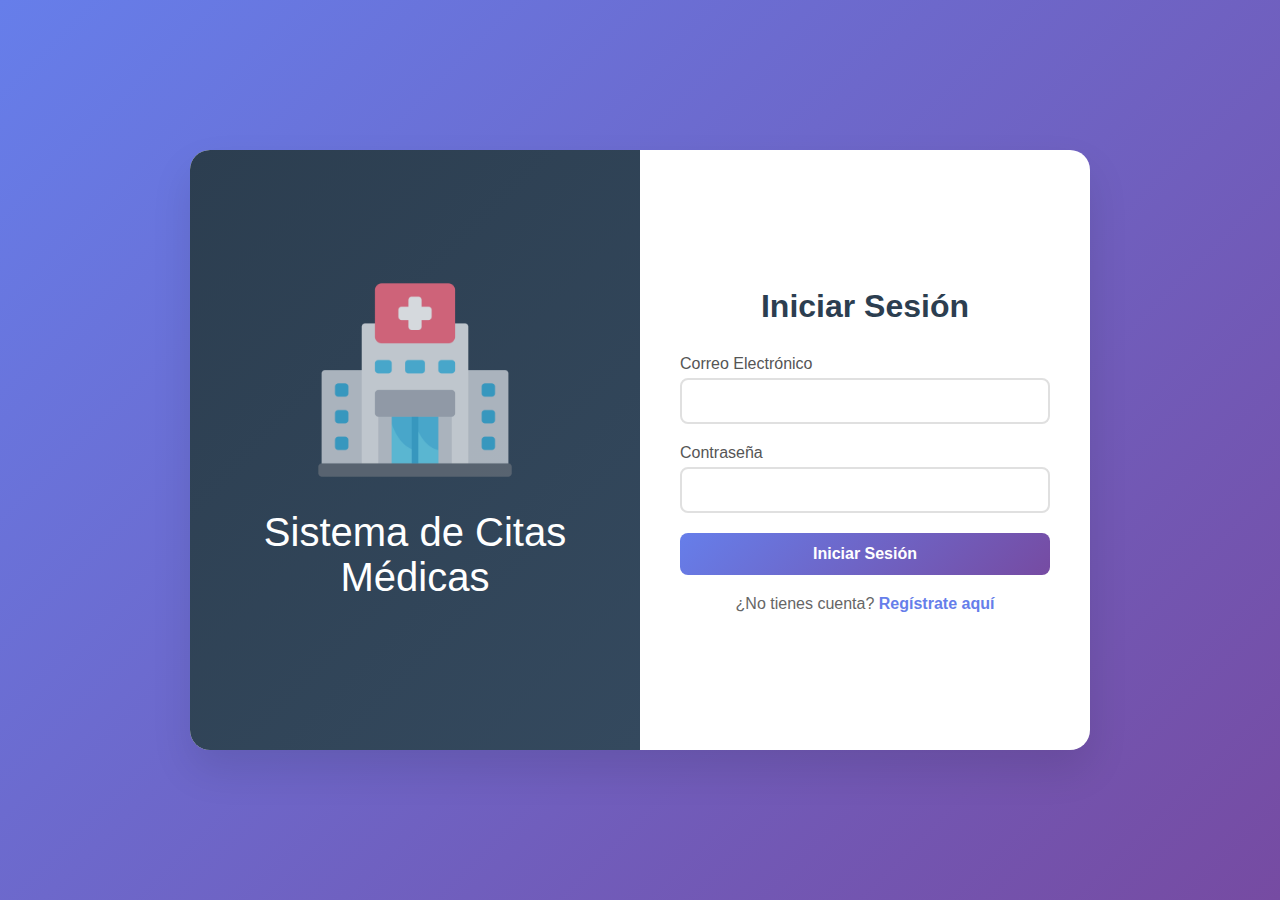
<file: index.html>
<!DOCTYPE html>
<html lang="es">
<head>
    <meta charset="UTF-8" />
    <meta name="viewport" content="width=device-width, initial-scale=1.0"/>
    <title>Sistema de Citas Médicas</title>
    <link rel="stylesheet" href="style.css">
    <script src="script.js"></script>
</head>
<body>
    <div class="container">
        <div class="left-panel">
            <div class="medical-icon"><img src="photos/hospital-building.png" alt=""></div>
            <h1>Sistema de Citas Médicas</h1>
        </div>

        <div class="right-panel">
            <!-- Formulario de Login -->
            <div id="loginForm" class="form-container">
                <h2 class="form-title">Iniciar Sesión</h2>

                <form>
                    <div class="form-group">
                        <label for="loginEmail">Correo Electrónico</label>
                        <input type="email" id="loginEmail" required>
                    </div>

                    <div class="form-group">
                        <label for="loginPassword">Contraseña</label>
                        <input type="password" id="loginPassword" required>
                    </div>

                    <button type="button" class="btn">Iniciar Sesión</button>
                </form>

                <div class="switch-form">
                    ¿No tienes cuenta? <a href="registrarse.html">Regístrate aquí</a>
                </div>
            </div>
            </div>
        </div>
    </div>
</body>
</html>
</file>
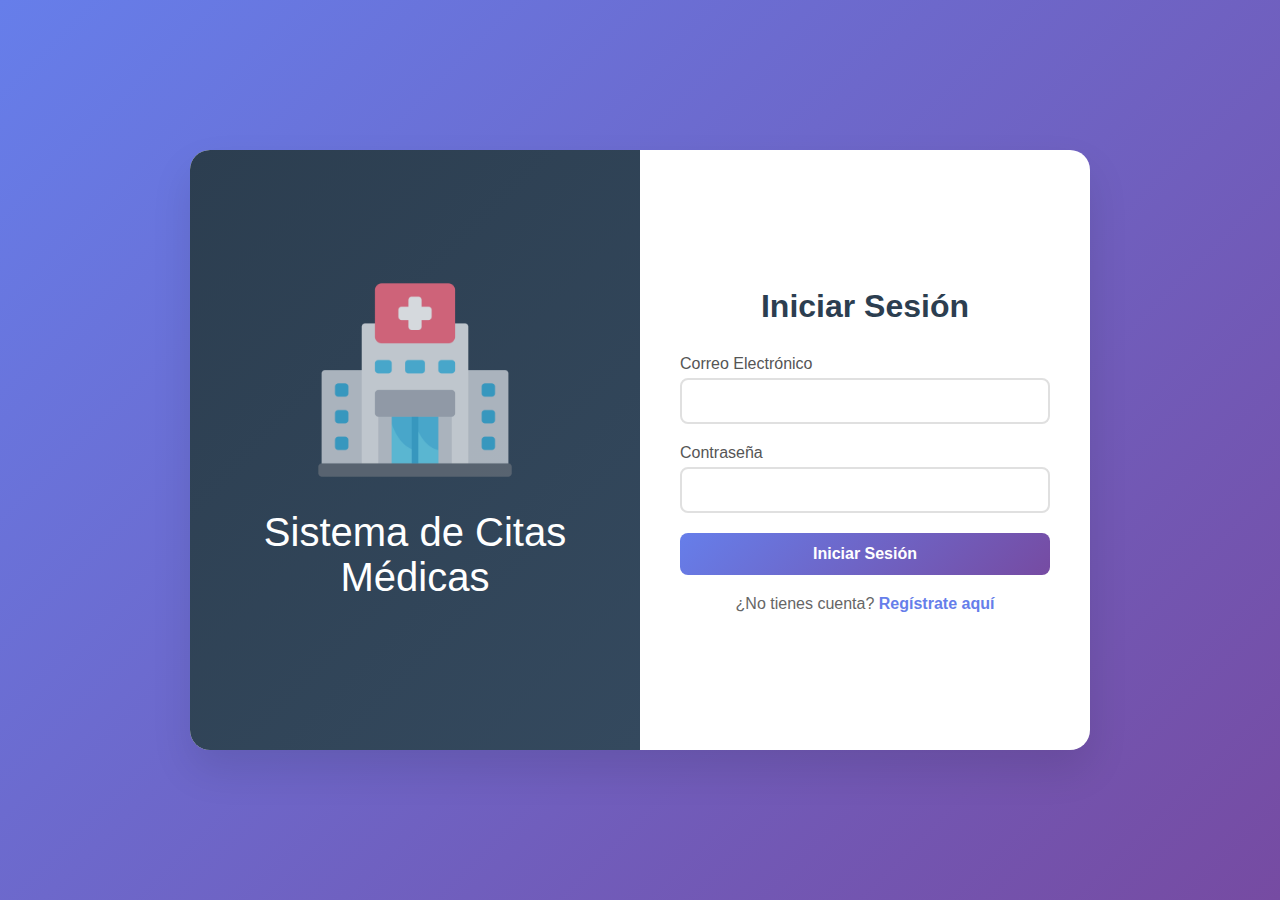
<file: citas.html>
<!DOCTYPE html>
<html lang="es">
<head>
  <meta charset="UTF-8" />
  <meta name="viewport" content="width=device-width, initial-scale=1.0"/>
  <title>Mis Citas Médicas</title>
  <link rel="stylesheet" href="style.css">
</head>
<body>
  <div class="container">
    <div class="left-panel">
      <div class="medical-icon"><img src="photos/hospital-building.png" alt="Hospital"></div>
      <h1>Mis Citas</h1>
      <p>Bienvenido, <strong id="usuarioNombre"></strong></p>
      <button class="btn" onclick="cerrarSesion()">Cerrar Sesión</button>
    </div>

    <div class="right-panel">
      <h2 class="form-title">Agendar Cita Médica</h2>
      <form id="appointmentForm" class="form-container">
        <div class="form-group">
          <label for="especialidad">Especialidad</label>
          <select id="especialidad" required>
            <option value="">Seleccione una especialidad</option>
            <option value="Pediatría">Pediatría</option>
            <option value="Cardiología">Cardiología</option>
            <option value="Dermatología">Dermatología</option>
          </select>
        </div>

        <div class="form-group">
          <label for="medico">Médico</label>
          <select id="medico" required>
            <option value="">Seleccione un médico</option>
            <option value="Dr. Juan Pérez">Dr. Juan Pérez</option>
            <option value="Dra. Ana López">Dra. Ana López</option>
            <option value="Dr. Carlos Gómez">Dr. Carlos Gómez</option>
          </select>
        </div>

        <div class="form-group">
          <label for="fecha">Fecha</label>
          <input type="date" id="fecha" required>
        </div>

        <div class="form-group">
          <label for="hora">Hora</label>
          <input type="time" id="hora" required>
        </div>

        <div class="form-group">
          <label for="motivo">Motivo</label>
          <textarea id="motivo" rows="3" placeholder="Motivo de la consulta" required></textarea>
        </div>

        <button type="submit" class="btn">Agendar Cita</button>
      </form>

      <h2 class="form-title">Citas Agendadas</h2>
      <div style="overflow-x:auto;">
        <table id="tablaCitas">
          <thead>
            <tr>
              <th>Especialidad</th>
              <th>Médico</th>
              <th>Fecha</th>
              <th>Hora</th>
              <th>Motivo</th>
              <th>Acciones</th>
            </tr>
          </thead>
          <tbody></tbody>
        </table>
      </div>
    </div>
  </div>
  <script src="script.js"></script>
</body>
</html>
</file>
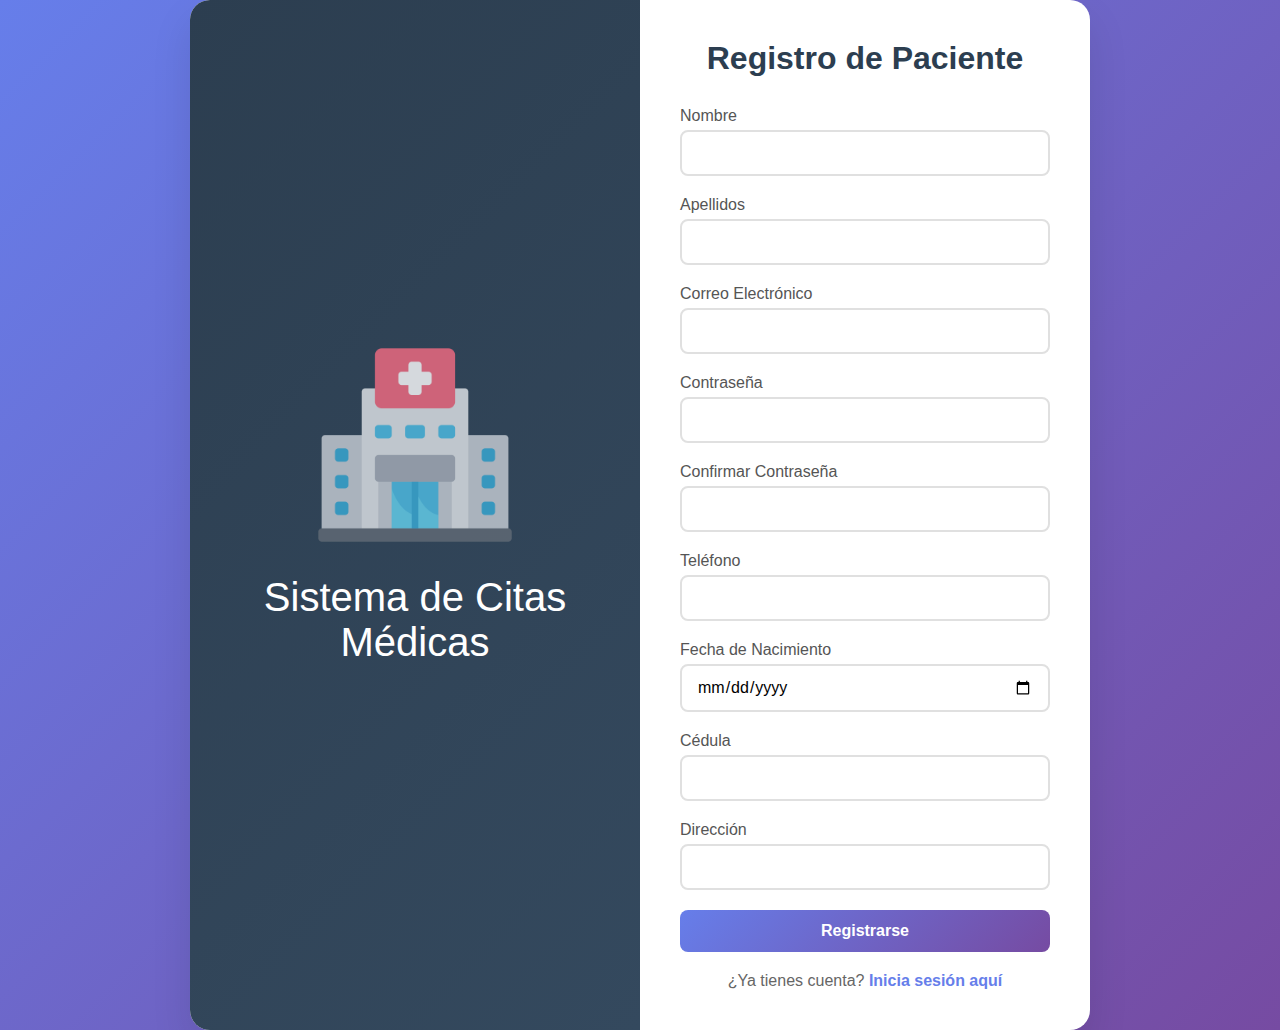
<file: registrarse.html>
<!DOCTYPE html>
<html lang="es">
<head>
    <meta charset="UTF-8" />
    <meta name="viewport" content="width=device-width, initial-scale=1.0"/>
    <title>Sistema de Citas Médicas</title>
    <link rel="stylesheet" href="style.css">
    <script src="script.js"></script>
</head>
<body>
    <div class="container">
        <div class="left-panel">
            <div class="medical-icon"><img src="photos/hospital-building.png" alt=""></div>
            <h1>Sistema de Citas Médicas</h1>
        </div>
            <div id="registerForm" class="right-panel">
                <h2 class="form-title">Registro de Paciente</h2>

                <form>
                    <div class="form-group">
                        <label for="registerNombre">Nombre</label>
                        <input type="text" id="registerNombre" required>
                    </div>

                    <div class="form-group">
                        <label for="registerApellidos">Apellidos</label>
                        <input type="text" id="registerApellidos" required>
                    </div>

                    <div class="form-group">
                        <label for="registerEmail">Correo Electrónico</label>
                        <input type="email" id="registerEmail" required>
                    </div>

                    <div class="form-group">
                        <label for="registerPassword">Contraseña</label>
                        <input type="password" id="registerPassword" required>
                    </div>

                    <div class="form-group">
                        <label for="registerConfirmPassword">Confirmar Contraseña</label>
                        <input type="password" id="registerConfirmPassword" required>
                    </div>

                    <div class="form-group">
                        <label for="registerTelefono">Teléfono</label>
                        <input type="tel" id="registerTelefono">
                    </div>

                    <div class="form-group">
                        <label for="registerFechaNacimiento">Fecha de Nacimiento</label>
                        <input type="date" id="registerFechaNacimiento">
                    </div>

                    <div class="form-group">
                        <label for="registerCedula">Cédula</label>
                        <input type="text" id="registerCedula">
                    </div>

                    <div class="form-group">
                        <label for="registerDireccion">Dirección</label>
                        <input type="text" id="registerDireccion">
                    </div>

                    <button type="button" class="btn">Registrarse</button>
                </form>

                <div class="switch-form">
                    ¿Ya tienes cuenta? <a href="index.html">Inicia sesión aquí</a>
                </div>
            </div>
        </div>
    </div>
</body>
</html>
</file>
<file: style.css>
* {
    margin: 0;
    padding: 0;
    box-sizing: border-box;
}

body {
    font-family: 'Segoe UI', Tahoma, Geneva, Verdana, sans-serif;
    background: linear-gradient(135deg, #667eea 0%, #764ba2 100%);
    min-height: 100vh;
    display: flex;
    justify-content: center;
    align-items: center;
}

.container {
    background: white;
    border-radius: 20px;
    box-shadow: 0 20px 40px rgba(0, 0, 0, 0.1);
    overflow: hidden;
    width: 100%;
    max-width: 900px;
    min-height: 600px;
    display: flex;
}

.left-panel {
    background: linear-gradient(135deg, #2c3e50 0%, #34495e 100%);
    color: white;
    padding: 40px;
    flex: 1;
    display: flex;
    flex-direction: column;
    justify-content: center;
    align-items: center;
    text-align: center;
}

.left-panel h1 {
    font-size: 2.5rem;
    margin-bottom: 20px;
    font-weight: 300;
}

.left-panel p {
    font-size: 1.1rem;
    opacity: 0.9;
    line-height: 1.6;
}

.medical-icon {
    font-size: 4rem;
    margin-bottom: 30px;
    opacity: 0.8;
}

.medical-icon img {
    width: 200px; 
    height: auto; 
    display: block;
    margin: 0 auto; 
}

.right-panel {
    flex: 1;
    padding: 40px;
    display: flex;
    flex-direction: column;
    justify-content: center;
}

.form-container {
    max-width: 400px;
    width: 100%;
}

.form-title {
    font-size: 2rem;
    color: #2c3e50;
    margin-bottom: 30px;
    text-align: center;
}

.form-group {
    margin-bottom: 20px;
}

.form-group label {
    display: block;
    margin-bottom: 5px;
    color: #555;
    font-weight: 500;
}

.form-group input,
.form-group select,
.form-group textarea {
    width: 100%;
    padding: 12px 15px;
    border: 2px solid #e0e0e0;
    border-radius: 8px;
    font-size: 1rem;
    transition: all 0.3s ease;
    font-family: 'Segoe UI', Tahoma, Geneva, Verdana, sans-serif;
}

.form-group input:focus,
.form-group select:focus,
.form-group textarea:focus {
    outline: none;
    border-color: #667eea;
    box-shadow: 0 0 0 3px rgba(102, 126, 234, 0.1);
}

.form-group textarea {
    resize: vertical;
    min-height: 80px;
}

.btn {
    width: 100%;
    padding: 12px;
    background: linear-gradient(135deg, #667eea 0%, #764ba2 100%);
    color: white;
    border: none;
    border-radius: 8px;
    font-size: 1rem;
    font-weight: 600;
    cursor: pointer;
    transition: all 0.3s ease;
    margin-bottom: 20px;
}

.btn:hover {
    transform: translateY(-2px);
    box-shadow: 0 10px 20px rgba(102, 126, 234, 0.3);
}

.btn:active {
    transform: translateY(0);
}

.switch-form {
    text-align: center;
    color: #666;
}

.switch-form a {
    color: #667eea;
    text-decoration: none;
    font-weight: 600;
}

.switch-form a:hover {
    text-decoration: underline;
}

#tablaCitas {
    width: 100%;
    border-collapse: separate;
    border-spacing: 0;
    border: 1px solid #ddd;
    border-radius: 8px;
    overflow: hidden;
    margin-top: 20px;
    background-color: #f9f9f9;
}

#tablaCitas th {
    background-color: #667eea;
    color: white;
    padding: 12px;
    text-align: center;
    font-weight: bold;
}

#tablaCitas td {
    padding: 10px;
    text-align: center;
    border-top: 1px solid #ddd;
}

#tablaCitas tr:hover {
    background-color: #f1f1f1;
}

.btn-action {
    background: none;
    border: none;
    font-size: 1.2rem;
    cursor: pointer;
    padding: 5px 8px;
    margin: 0 2px;
    border-radius: 4px;
    transition: all 0.3s ease;
}

.btn-edit {
    color: #f39c12;
}

.btn-edit:hover {
    background-color: #f39c12;
    color: white;
}

.btn-delete {
    color: #e74c3c;
}

.btn-delete:hover {
    background-color: #e74c3c;
    color: white;
}

.btn-cancel {
    background: linear-gradient(135deg, #95a5a6 0%, #7f8c8d 100%) !important;
}

.btn-cancel:hover {
    background: linear-gradient(135deg, #7f8c8d 0%, #95a5a6 100%) !important;
}

@media (max-width: 768px) {
    .container {
        flex-direction: column;
        margin: 20px;
    }

    .left-panel {
        padding: 30px 20px;
    }

    .right-panel {
        padding: 30px 20px;
    }

    .left-panel h1 {
        font-size: 2rem;
    }

    .medical-icon {
        font-size: 3rem;
    }
}
</file>
